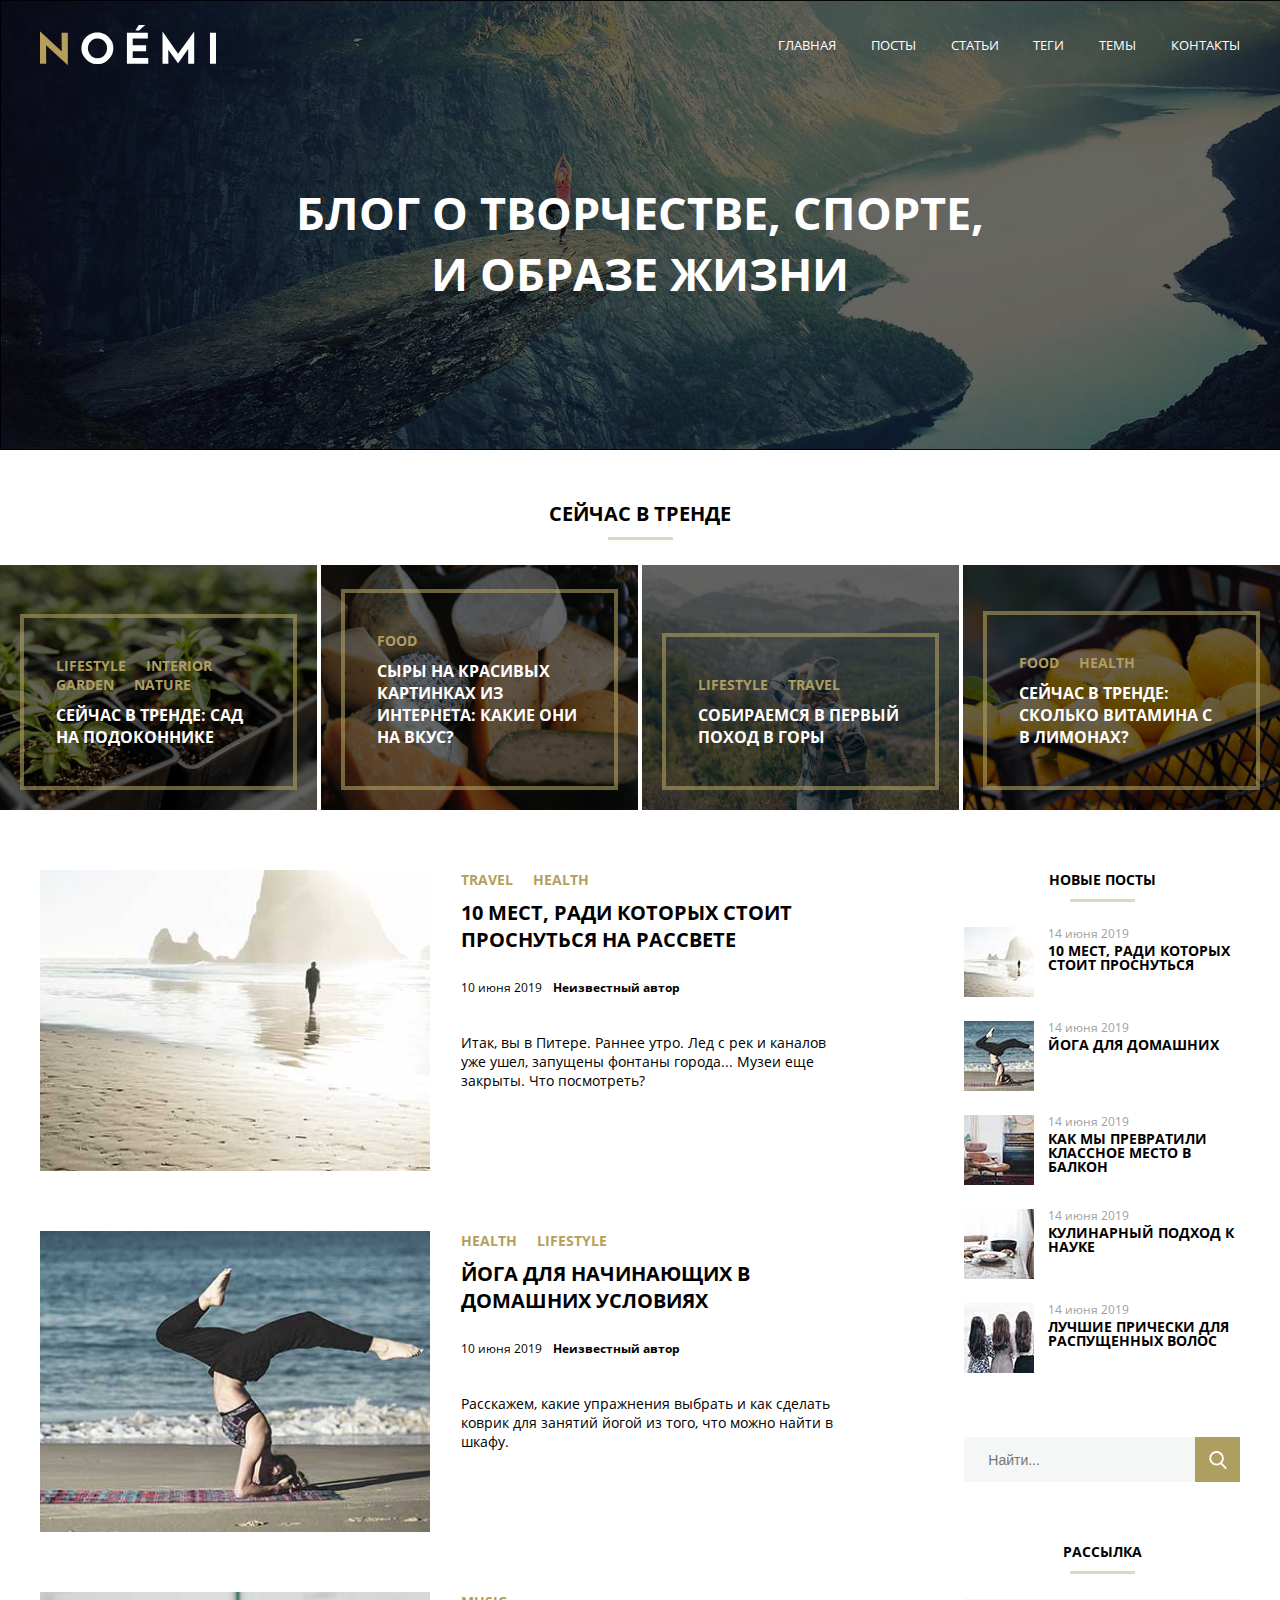
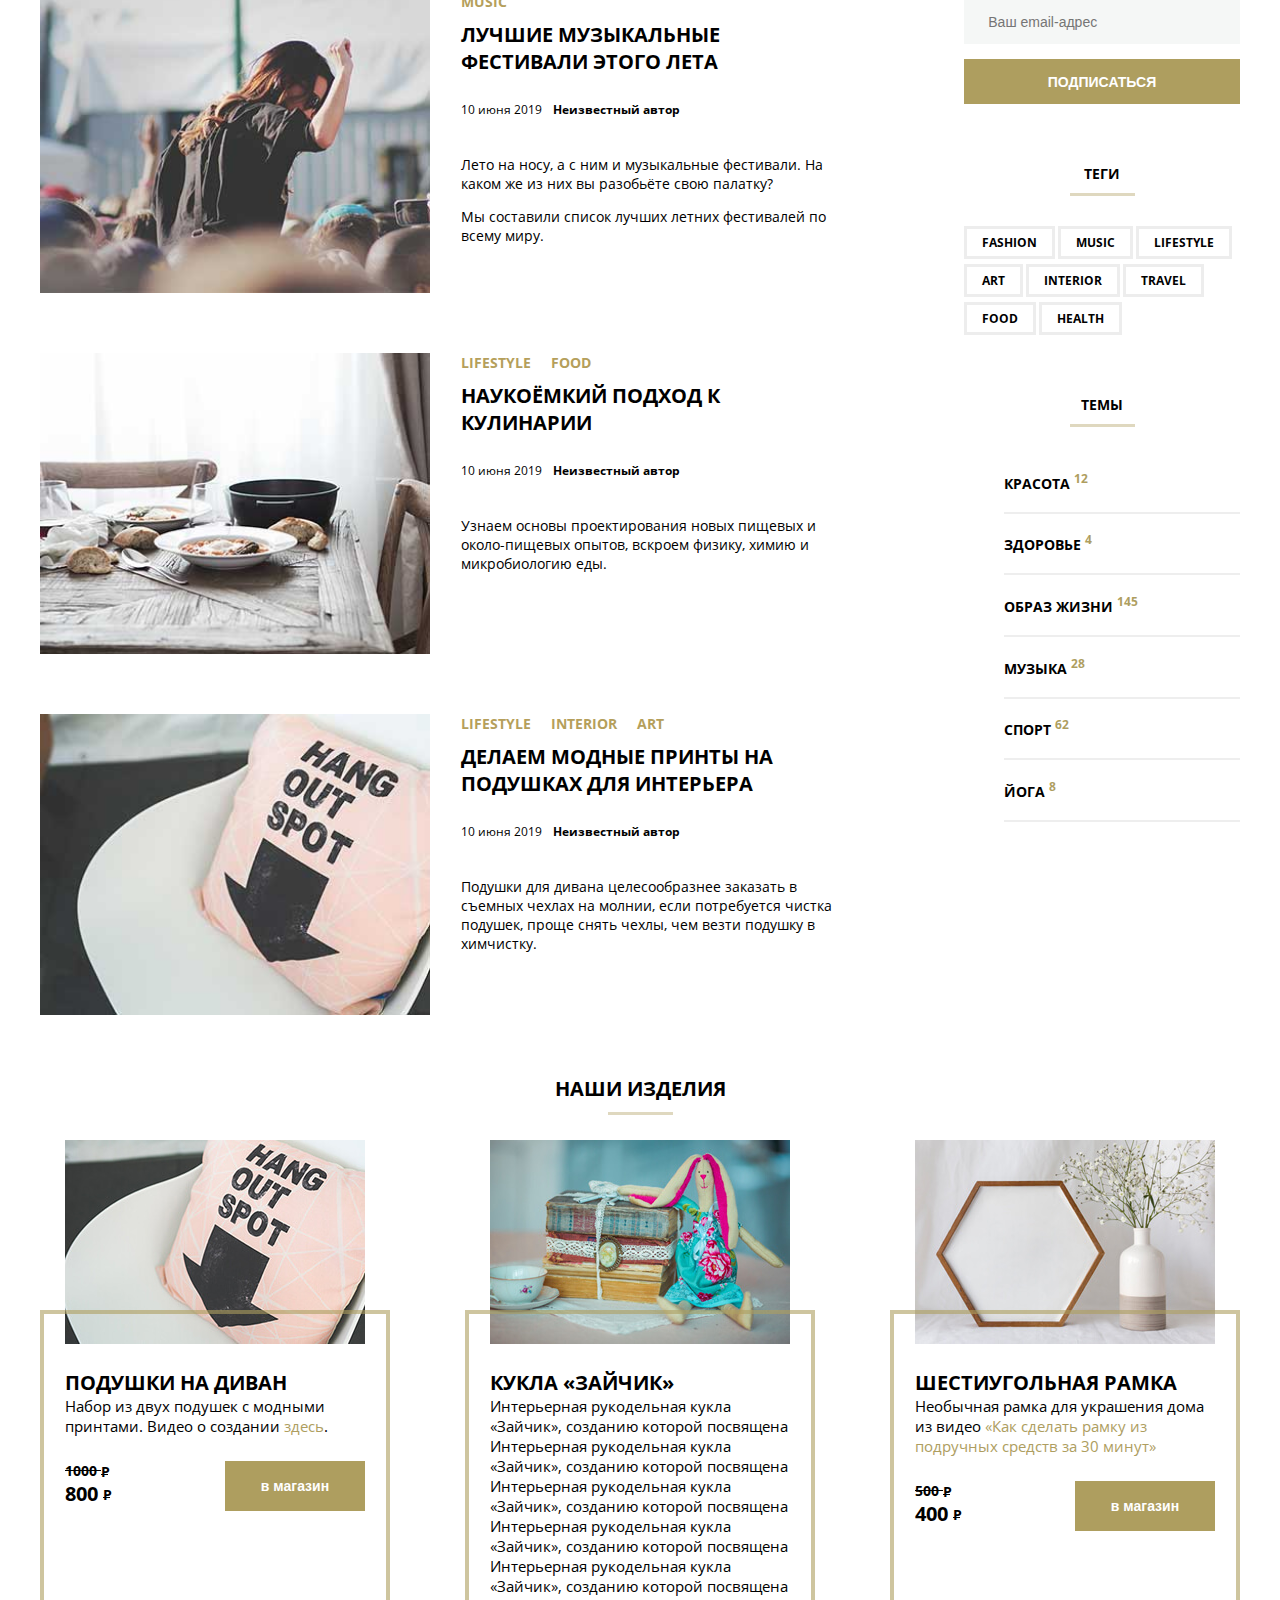
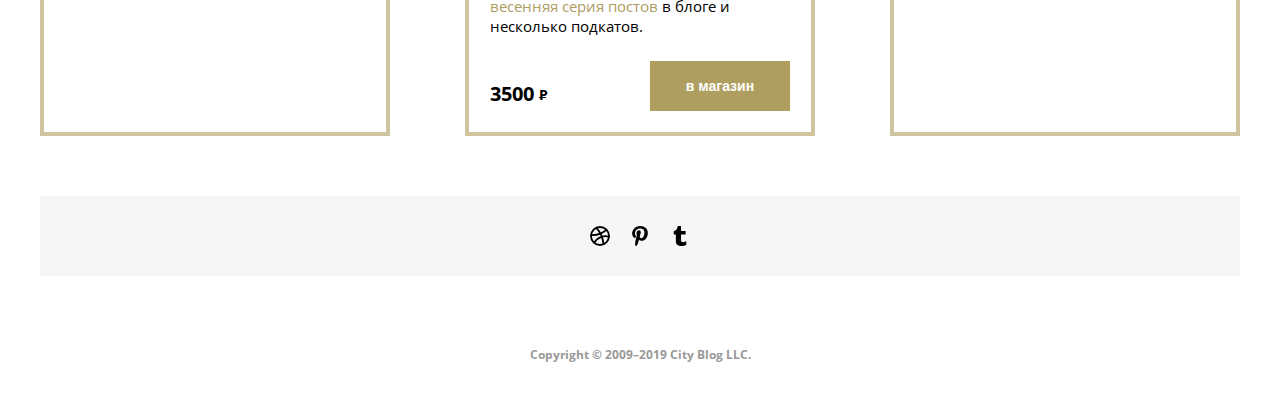
<file: index.html>
<!DOCTYPE html>
<html lang="ru">
<head>
    <meta charset="UTF-8">
    <meta http-equiv="X-UA-Compatible" content="IE=edge">
    <meta name="viewport" content="width=device-width, initial-scale=1.0">
    <link rel="stylesheet" href="css/style.css">
    <title>Coursework</title>
</head>
<body>
    
    <header class="navigation-conteiner">
        <div class="navigation-background">
            <div class="navigation-content">
                <div class="navigation-menu">
                    <a href="#0" class="navigation-link-logo"></a>
                    <nav>
                        <div class="hamburger-menu">
                            <input id="menu__toggle" type="checkbox">
                            <label class="menu__btn" for="menu__toggle">
                                <span></span>
                            </label>
                        </div>
                        <ul class="navigation-list">
                            <li class="navigation-list-item"><a href="#0" class="navigation-link">Главная</a></li>
                            <li class="navigation-list-item"><a href="#0" class="navigation-link">Посты</a></li>
                            <li class="navigation-list-item"><a href="#0" class="navigation-link">Статьи</a></li>
                            <li class="navigation-list-item"><a href="#0" class="navigation-link">Теги</a></li>
                            <li class="navigation-list-item"><a href="#0" class="navigation-link">Темы</a></li>
                            <li class="navigation-list-item"><a href="#0" class="navigation-link">Контакты</a></li>
                        </ul>
                    </nav>
                </div>
                <h1>блог о творчестве, спорте, и образе жизни </h1>
            </div>
        </div>
    </header>

    <aside class="trend-conteiner">
        <div class="trend-title">
            <h3>Сейчас в тренде</h3>
        </div>
        <div class="trend-content">
            <div class="trend-post">
                <img class="trend-post-img" src="images/trend1.jpg" alt="">
                    <div class="trend-text">
                        <ul class="trend-tags">
                            <li class="trend-tag"><a href="#0" class="trend-tag-link">lifestyle</a></li>
                            <li class="trend-tag"><a href="#0" class="trend-tag-link">interior</a></li>
                            <li class="trend-tag"><a href="#0" class="trend-tag-link">garden</a></li>
                            <li class="trend-tag"><a href="#0" class="trend-tag-link">nature</a></li>
                        </ul>
                        <h3 class="trend-post-title">
                            <a href="#0" class="trend-post-title-link">
                                Сейчас в тренде: сад на подоконнике
                            </a>
                        </h3>
                    </div>
            </div>
            <div class="trend-post">
                <img class="trend-post-img" src="images/trend2.jpg" alt="">
                    <div class="trend-text">
                        <ul class="trend-tags">
                            <li class="trend-tag"><a href="#0" class="trend-tag-link">food</a></li>
                        </ul>
                        <h3 class="trend-post-title">
                            <a href="#0" class="trend-post-title-link">
                                Сыры на красивых картинках из интернета: какие они на вкус?
                            </a>
                        </h3>
                    </div>
            </div>
            <div class="trend-post">
                <img class="trend-post-img" src="images/trend3.jpg" alt="">
                    <div class="trend-text">
                        <ul class="trend-tags">
                            <li class="trend-tag"><a href="#0" class="trend-tag-link">lifestyle</a></li>
                            <li class="trend-tag"><a href="#0" class="trend-tag-link">travel</a></li>
                        </ul>
                        <h3 class="trend-post-title">
                            <a href="#0" class="trend-post-title-link">
                                Собираемся в первый поход в горы
                            </a>
                        </h3>
                    </div>
            </div>
            <div class="trend-post">
                <img class="trend-post-img" src="images/trend4.jpg" alt="">
                    <div class="trend-text">
                        <ul class="trend-tags">
                            <li class="trend-tag"><a href="#0" class="trend-tag-link">food</a></li>
                            <li class="trend-tag"><a href="#0" class="trend-tag-link">health</a></li>
                        </ul>
                        <h3 class="trend-post-title">
                            <a href="#0" class="trend-post-title-link">
                                Сейчас в тренде: сколько витамина с в лимонах?
                            </a>
                        </h3>
                    </div>
            </div>
        </div>
    </aside>
    
    <main class="posts-conteiner">
        <div class="posts-content">
            <div class="post">
                <div class="post-img">
                    <img class="post-img-item" src="images/last-post1.jpg" alt="">
                </div>
                <div class="post-block">
                        <ul class="post-tags">
                            <li class="post-tag"><a href="#0" class="post-tag-link">travel</a></li>
                            <li class="post-tag"><a href="#0" class="post-tag-link">health</a></li>
                        </ul>
                    <h3>
                        <a href="#0" class="post-title-link">
                            10 мест, ради которых стоит проснуться на рассвете
                        </a>
                    </h3>
                    <div class="post-text">
                        <div class="post-data">
                            <span>10 июня 2019</span>
                        </div>
                        <div class="post-author">
                            <strong>Неизвестный автор</strong>
                        </div>
                        <p>Итак, вы в Питере. Раннее утро. Лед с рек и каналов уже ушел, 
                            запущены фонтаны города... Музеи еще закрыты. Что посмотреть?</p>
                    </div>
                </div>
            </div>
            <div class="post">
                <div class="post-img">
                    <img class="post-img-item" src="images/last-post2.jpg" alt="">
                </div>
                <div class="post-block">
                    <ul class="post-tags">
                        <li class="post-tag"><a href="#0" class="post-tag-link">health</a></li>
                        <li class="post-tag"><a href="#0" class="post-tag-link">lifestyle</a></li>
                    </ul>
                    <h3>
                        <a href="#0" class="post-title-link">
                            йога для начинающих в домашних условиях
                        </a>
                    </h3>
                    <div class="post-text">
                        <div class="post-data">
                            <span>10 июня 2019</span>
                        </div>
                        <div class="post-author">
                            <strong>Неизвестный автор</strong>
                        </div>
                        <p>Расскажем, какие упражнения выбрать и как сделать коврик для 
                            занятий йогой из того, что можно найти в шкафу.</p>
                    </div>
                </div>
            </div>
            <div class="post">
                <div class="post-img">
                    <img class="post-img-item" src="images/last-post3.jpg" alt="">
                </div>
                <div class="post-block">
                    <ul class="post-tags">
                        <li class="post-tag"><a href="#0" class="post-tag-link">music</a></li>
                    </ul>
                    <h3>
                        <a href="#0" class="post-title-link">
                            лучшие музыкальные фестивали этого лета
                        </a>
                    </h3>
                    <div class="post-text">
                        <div class="post-data">
                            <span>10 июня 2019</span>
                        </div>
                        <div class="post-author">
                            <strong>Неизвестный автор</strong>
                        </div>
                        <p>Лето на носу, а с ним и музыкальные фестивали. На каком же из них вы разобьёте свою палатку?</p>
                        <p>Мы составили список лучших летних фестивалей по всему миру.</p>
                    </div>
                </div>
            </div>
            <div class="post">
                <div class="post-img">
                    <img class="post-img-item" src="images/last-post4.jpg" alt="">
                </div>
                <div class="post-block">
                    <ul class="post-tags">
                        <li class="post-tag"><a href="#0" class="post-tag-link">lifestyle</a></li>
                        <li class="post-tag"><a href="#0" class="post-tag-link">food</a></li>
                    </ul>
                    <h3>
                        <a href="#0" class="post-title-link">
                            наукоёмкий подход к кулинарии
                        </a>
                    </h3>
                    <div class="post-text">
                        <div class="post-data">
                            <span>10 июня 2019</span>
                        </div>
                        <div class="post-author">
                            <strong>Неизвестный автор</strong>
                        </div>
                        <p>Узнаем основы проектирования новых пищевых и около-пищевых опытов, 
                            вскроем физику, химию и микробиологию еды.</p>
                    </div>
                </div>
            </div>
            <div class="post">
                <div class="post-img">
                    <img class="post-img-item" src="images/last-post5.jpg" alt="">
                </div>
                <div class="post-block">
                    <ul class="post-tags">
                        <li class="post-tag"><a href="#0" class="post-tag-link">lifestyle</a></li>
                        <li class="post-tag"><a href="#0" class="post-tag-link">interior</a></li>
                        <li class="post-tag"><a href="#0" class="post-tag-link">art</a></li>
                    </ul>
                    <h3>
                        <a href="#0" class="post-title-link">
                            делаем модные принты на подушках для интерьера
                        </a>
                    </h3>
                    <div class="post-text">
                        <div class="post-data">
                            <span>10 июня 2019</span>
                        </div>
                        <div class="post-author">
                            <strong>Неизвестный автор</strong>
                        </div>
                        <p>Подушки для дивана целесообразнее заказать в съемных чехлах на молнии, 
                            если потребуется чистка подушек, проще снять чехлы, чем везти подушку
                            в химчистку.</p>
                    </div>
                </div>
            </div>
        </div> 

        <div class="news-conteiner">
            <div class="news-title">
                <h3>новые посты</h3>
            </div>
            <div class="news-list">
                <a href="#0" class="news-link">
                    <div class="news-list-item">
                        <div class="news-list-img">
                            <img class="news-img-item" src="images/2.jpg" alt="">
                        </div>
                        <div class="news-list-text">
                            <span>14 июня 2019</span>
                            <h4>10 мест, ради которых стоит проснуться</h4>
                        </div>
                    </div>
                </a>
                <a href="#0" class="news-link">
                    <div class="news-list-item">
                        <div class="news-list-img">
                            <img class="news-img-item" src="images/151.jpg" alt="">
                        </div>
                        <div class="news-list-text">
                            <span>14 июня 2019</span>
                            <h4>йога для домашних</h4>
                        </div>
                    </div>
                </a>
                <a href="#0" class="news-link">
                    <div class="news-list-item">
                        <div class="news-list-img">
                            <img class="news-img-item" src="images/45.jpg" alt="">
                        </div>
                        <div class="news-list-text">
                            <span>14 июня 2019</span>
                            <h4>как мы превратили классное место в балкон</h4>
                        </div>
                    </div>
                </a>
                <a href="#0" class="news-link">
                    <div class="news-list-item">
                        <div class="news-list-img">
                            <img class="news-img-item" src="images/501.jpg" alt="">
                        </div>
                        <div class="news-list-text">
                            <span>14 июня 2019</span>
                            <h4>кулинарный подход к науке</h4>
                        </div>
                    </div>
                </a>
                <a href="#0" class="news-link">
                    <div class="news-list-item">
                        <div class="news-list-img">
                            <img class="news-img-item" src="images/7.jpg" alt="">
                        </div>
                        <div class="news-list-text">
                            <span>14 июня 2019</span>
                            <h4>лучшие прически для распущенных волос</h4>
                        </div>
                    </div>
                </a>
            </div>
            <form class="news-search">
                <input type="search" class="news-field news-field-search" placeholder="Найти..." required>
                <button class="news-btn-search" type="button"></button>
            </form>
            <div class="news-title">
                <h3>рассылка</h3>
            </div>
            <form class="news-mail">
                <input type="email" class="news-field news-field-mail" placeholder="Ваш email-адрес" required>
                <button class="news-btn-mail" type="button">Подписаться</button>
            </form>
            <div class="news-title">
                <h3>теги</h3>
            </div>
            <ul class="news-tags-list">
                <li class="news-tags-list-item">
                    <a href="#0" class="news-tag-link">fashion</a>
                </li>
                <li class="news-tags-list-item">
                    <a href="#0" class="news-tag-link">music</a></li>
                <li class="news-tags-list-item">
                    <a href="#0" class="news-tag-link">lifestyle</a>
                </li>
                <li class="news-tags-list-item">
                    <a href="#0" class="news-tag-link">art</a>
                </li>
                <li class="news-tags-list-item">
                    <a href="#0" class="news-tag-link">interior</a>
                </li>
                <li class="news-tags-list-item">
                    <a href="#0" class="news-tag-link">travel</a>
                </li>
                <li class="news-tags-list-item">
                    <a href="#0" class="news-tag-link">food</a>
                </li>
                <li class="news-tags-list-item">
                    <a href="#0" class="news-tag-link">health</a>
                </li>
            </ul>
            <div class="news-title">
                <h3>темы</h3>
            </div>
            <ul class="news-themes-list">
                <li class="news-themes-list-item">
                    <a href="#0" class="news-themes-link">Красота <sup>12</sup></a>
                </li>
                <li class="news-themes-list-item">
                    <a href="#0" class="news-themes-link">Здоровье <sup>4</sup></a></li>
                <li class="news-themes-list-item">
                    <a href="#0" class="news-themes-link">Образ жизни <sup>145</sup></a>
                </li>
                <li class="news-themes-list-item">
                    <a href="#0" class="news-themes-link">Музыка <sup>28</sup></a>
                </li>
                <li class="news-themes-list-item">
                    <a href="#0" class="news-themes-link">Спорт <sup>62</sup></a>
                </li>
                <li class="news-themes-list-item">
                    <a href="#0" class="news-themes-link">Йога <sup>8</sup></a>
                </li>
            </ul>
        </div>  
    </main>

    <aside class="goods">
        <div class="goods-title">
            <h3 class="goods-title-line">наши изделия</h3>
        </div>
        <div class="goods-conteiner">
            <div class="good-post">
                <div class="good-post-content">
                    <img class="good-post-img-desk" src="images/shop-item-desk1.jpg" alt="">
                    <img class="good-post-img-tablet" src="images/shop-item-tablet1.jpg" alt="">
                    <img class="good-post-img-mobile" src="images/shop-item-mobile1.jpg" alt="">
                    <h3 class="good-post-title">Подушки на диван</h3>
                    <p>Набор из двух подушек с модными принтами. Видео о создании 
                        <a href="#0" class="good-post-link">здесь</a>.
                    </p>
                    <div class="good-shop">
                        <div class="good-price">
                            <span class="good-price-delete">1000 <span class="rub">P</span></span>
                            <span class="good-price-now">800 <span class="rub">P</span></span>
                        </div>
                        <button type="button">в магазин</button>
                    </div>
                </div>
                <div class="good-post-border"></div>
            </div>
            <div class="good-post">
                <div class="good-post-content">
                    <img class="good-post-img-desk" src="images/shop-item-desk2.jpg" alt="">
                    <img class="good-post-img-tablet" src="images/shop-item-tablet2.jpg" alt="">
                    <img class="good-post-img-mobile" src="images/shop-item-mobile2.jpg" alt="">
                    <h3 class="good-post-title">кукла «Зайчик»</h3>
                    <p>Интерьерная рукодельная кукла «Зайчик», созданию которой посвящена 
                        Интерьерная рукодельная кукла «Зайчик», созданию которой посвящена
                        Интерьерная рукодельная кукла «Зайчик», созданию которой посвящена
                        Интерьерная рукодельная кукла «Зайчик», созданию которой посвящена
                        Интерьерная рукодельная кукла «Зайчик», созданию которой посвящена
                        <a href="#0" class="good-post-link">весенняя серия постов</a>
                        в блоге и несколько подкатов.
                    </p>
                    <div class="good-shop">
                        <div class="good-price">
                            <span class="good-price-delete"></span>
                            <span class="good-price-now">3500 <span class="rub">P</span></span>
                        </div>
                        <button type="button">в магазин</button>
                    </div>
                </div>
                <div class="good-post-border"></div>
            </div>
            <div class="good-post">
                <div class="good-post-content">
                    <img class="good-post-img-desk" src="images/shop-item-desk3.jpg" alt="">
                    <img class="good-post-img-tablet" src="images/shop-item-tablet3.jpg" alt="">
                    <img class="good-post-img-mobile" src="images/shop-item-mobile3.jpg" alt="">
                    <h3 class="good-post-title">шестиугольная рамка</h3>
                    <p>Необычная рамка для украшения дома из видео 
                        <a href="#0" class="good-post-link">«Как сделать рамку из подручных средств за 30 минут»</a>
                    </p>
                    <div class="good-shop">
                        <div class="good-price">
                            <span class="good-price-delete">500 <span class="rub">P</span></span>
                            <span class="good-price-now">400 <span class="rub">P</span></span>
                        </div>
                        <button type="button">в магазин</button>
                    </div>
                </div>
                <div class="good-post-border"></div>
            </div>
        </div>
    </aside>

    <footer class="end-block">
        <div class="end-svg-objects">
            <div class="end-svg-dribbble"><a href="#0" class="end-svg-link"></a></div>
            <div class="end-svg-pinterest"><a href="#0" class="end-svg-link"></a></div>
            <div class="end-svg-tumblr"><a href="#0" class="end-svg-link"></a></div>
        </div>
        <span class="end-block-text">Copyright © 2009–2019 City Blog LLC.</span>
    </footer>

    <!-- <div class="popup _hidden"> -->
    <div class="popup">
        <div class="popup-form">
            <div class="popup-close">
            </div>
            <div class="popup-conteiner">
                <div class="popup-content">
                    <div class="popup-title">
                        <h3 class="popup-title-line">ВАШ ФИДБЕК</h3>
                    </div>
                    <label class="popup-form-hint" for="login-to-the-site">
                        Как часто вы заходите на сайт?
                    </label>
                    <select name="login-to-the-site" id="login-to-the-site">
                        <option value="often">Почти каждый день</option>
                        <option value="not-often">Редко</option>
                    </select>
                    <span class="form-hint">Вы подписаны на e-mail рассылку?</span>
                    <div class="form-hint-button">
                        <label class="radio-group">
                            <input type="radio" class="radio" name="radio-group">
                            <span class="radio-group-text">Да</span>
                        </label>
                        <label class="radio-group">
                            <input type="radio" class="radio" name="radio-group">
                            <span class="radio-group-text">Нет</span>
                        </label>
                    </div>
                    <label class="popup-form-area">
                        <span class="form-hint">Расскажите, какой контент вы хотели бы видеть на нашем сайте?</span>
                        <textarea class="area" placeholder="Может, больше рецептов?"></textarea>
                    </label>
                </div>
                <div class="popup-form-button">
                    <button class="popup-button">Отправить</button>
                </div>
            </div>
        </div>
    </div>
      
</body>
</html>
</file>
<file: css/style.css>
﻿@font-face {
    font-family: 'OpenSans';
    src: local("Gentium"), url('../fonts/OpenSans-Bold.woff2') format("woff2"), 
    url('../fonts/OpenSans-Bold.woff') format("woff"), 
    url('../fonts/OpenSans-Bold.ttf') format("ttf");
    font-weight: 700; 
    font-style: normal;
    font-display: swap;
}

@font-face {
    font-family: 'OpenSans';
    src: local("Gentium"), url('../fonts/OpenSans-Regular.woff2') format("woff2"), 
    url('../fonts/OpenSans-Regular.woff') format("woff"), 
    url('../fonts/OpenSans-Regular.ttf') format("ttf");
    font-weight: 400; 
    font-style: normal;
    font-display: swap;
}

body {
    margin: 0;
    font-family: OpenSans, Arial, sans-serif;
    color: white;
    text-transform: uppercase;
}

h3 {
    color: black;
    font-size: 20px;
    margin: 0px;
}

/* Раздел навигации (header) */

.navigation-background {
    background-color: black;
    background-image: url("../images/banner-bg.jpg");
    background-repeat: no-repeat;
    background-size: cover;
    text-align: center;
    z-index: 0; 
    position: relative;
}

.navigation-background::before {
    content: '';
    position: absolute;
    background-color: rgba(0, 0, 0, 0.6);
    top: 0px;
    left: 0px;
    right: 0px;
    bottom: 0px;
    z-index: -1;
}

.navigation-content {
    position: relative;
    height: 450px;
    width: 1200px;
    margin: 0px auto;
}

.navigation-menu {
    display: flex;
    justify-content: space-between;
    align-items: center;
    padding-top: 25px;
}

.navigation-link-logo {
    width: 178px;
    height: 40px;
    background-image: url("../svg/noemi-logo.svg");
    background-repeat: no-repeat;
}

.hamburger-menu {
    display: none;
}

.navigation-list {
    display: flex;
    width: 462px;
    justify-content: space-between;
    font-size: 13px;
    font-weight: 400;
    list-style-type: none; 
    margin: 0px;
    padding: 0px;
}

.navigation-link {
    color: inherit;
    text-decoration: none;
}

.navigation-link:hover {
    text-decoration: underline;
}

h1 {
    font-size: 45px;
    width: 700px;
    position:absolute;
    left:50%;
    top:50%;
    transform: translate(-50%,-50%);
    margin: 0px;
    padding-top: 35px;
}

/* Раздел слайдов (aside) */

.trend-conteiner {
    margin-top: 50px;
    max-width: 1660px;
    margin-left: auto;
    margin-right: auto;
}

.trend-title {
    text-align: center;
}

.trend-title::after {
    content: '';
    display: block;
    margin-top: 10px;
    margin-bottom: 25px;
    border: solid #dfd8bf;
    border-width: 3px 0px 0px;
    width: 65px;   
    margin-left: auto;
    margin-right: auto;
}

.trend-content {
    display: flex;
    justify-content: space-between;
}

.trend-post {
    position: relative;
    width: 414px;
}

.trend-post:nth-child(n+2) {
    margin-left: 4px;
}

.trend-post::before {
    content: '';
    position: absolute;
    background-color: rgba(0, 0, 0, 0.6);
    top: 0px;
    left: 0px;
    right: 0px;
    bottom: 0px;
}

.trend-post-img {
    display: block;
    width: 100%;
    object-fit: cover;
}

.trend-text {
    position: absolute;
    padding: 38px 32px;
    font-weight: 700;
    left: 20px;
    right: 20px;
    bottom: 20px;
    border: 4px solid rgba(174, 158, 95, 0.6);
    box-sizing: border-box;
}

.trend-tags {
    display: flex;
    flex-wrap: wrap;
    list-style-type: none;
    justify-content: flex-start;
    padding: 0px;
    font-size: 14px;
    font-weight: 700;
    color: #ae9e5f;
    margin: 0px 0px 10px;
}

.trend-tag-link {
    color: inherit;
    text-decoration: none;
}

.trend-tag-link:hover {
    text-decoration: underline;
}

.trend-post-title {
    margin-top: 0px;
    color: inherit;
}

.trend-post-title:hover {
    color: #ae9e5f;
}

.trend-post-title-link {
    text-decoration: none;
    color: inherit;
}

.trend-tag {
    margin-right: 20px;
}

/* Раздел постов (posts) */
/* первая колонка */

.posts-conteiner {
    display: flex;
    justify-content: center;
    width: 1200px;
    min-width: 1000px;
    margin: 60px auto 0px;
}

.posts-content {
    width: 77%;
    min-width: 570px;
}

.post {
    display: flex;
    margin-bottom: 60px;
}

.post-img {
    width: 42.22%;
    min-width: 212px;
}

.post-img-item {
    display: block;
    width: 100%;
    object-fit: cover;
}

.post-block {
    width: 57.78%;
    min-width: 289px;
    padding-left: 3.34%;
    padding-right: 13.37%;
    box-sizing: border-box;
    color: black;
}

.post-tags {
    display: flex;
    flex-wrap: wrap;
    list-style-type: none;
    justify-content: flex-start;
    padding: 0px;
    font-size: 14px;
    font-weight: 700;
    color: #ae9e5f;
    margin: 0px 0px 10px;
}

.post-tag {
    margin-right: 20px;
}

.post-tag-link {
    color: #b59f5b;
    text-decoration: none;
}

.post-tag-link:hover {
    text-decoration: underline;
}

.post-title-link {
    color: inherit;
    text-decoration: none;
}

.post-title-link:hover {
    color: #ae9e5f;
}

.post-text {
    margin-top: 5.8%;
    text-transform: none;
}

.post-data, .post-author {
    display: inline-block;
    margin-right: 1.93%;
    font-size: 12px;
    margin-bottom: 9.67%;
}

p {
    margin-top: 0px;
    font-size: 14px;
}

/* Вторая колонка (news) */

.news-conteiner {
    width: 23%;
    min-width: 270px;
}

.news-title h3{
    font-size: 14px;
    text-align: center;
}

.news-title::after {
    content: '';
    display: block;
    margin-top: 10px;
    margin-bottom: 25px;
    border: solid #dfd8bf;
    border-width: 3px 0px 0px;
    width: 65px;   
    margin-left: auto;
    margin-right: auto;
}

.news-link  {
    text-decoration: none;
}

.news-link:hover h4 {
    color: #ae9e5f;
} 

.news-list-item {
    display: flex;
    margin-bottom: 20px;
    font-size: 14px;
}

.news-list-img {
    width: 25%;
    height: 100%;
}

.news-list-text {
    padding-left: 5.5%;
    box-sizing: border-box;
    width: 75%;
    margin-top: -4px;
}

.news-list-text span {
    color: #a0a0a0;
    text-transform: none;
    font-size: 12px;
}

h4 {
    font-size: 0.875vw;
    font-size: 14px;
    color: black;
    margin-top: 0.14em;
    margin-bottom: 0px;
    line-height: 1;
}

.news-search {
    display: flex;
    margin-top: 60px;
    margin-bottom: 60px;
}

.news-field {
    padding-left: 8.8%;
    border: none;
    background-color: #f5f7f6;
    font-size: 14px;
}

.news-field-search {
    width: calc(100% - 45px);
}

.news-field-search:focus {
    margin-right: 1px;
    outline: none;
}

.news-field-mail {
    width: 100%;
    height: 45px;
    box-sizing: border-box;
}

.news-field-mail:focus {
    outline: none;
}

.news-field-search:hover, .news-field-mail:hover {
    margin-right: 1px;
    border: 1px solid #ae9e5f;
}

.news-btn-search {
    background-image: url("../svg/search.svg");
    width: 45px;
    height: 45px;
    background-color: #ae9e5f;
    padding: 15px;
    background-size: 40%;
    background-repeat: no-repeat;
    background-position: center;
    border: none;  
    font-size: 14px;  
    cursor: pointer;
}

.news-btn-mail {
    background-color: #ae9e5f;
    width: 100%;
    height: 45px;
    margin-top: 15px;
    font-weight: bold;
    font-size: 14px;
    border: none;
    color: inherit;
    text-transform: uppercase;
    cursor: pointer;
}

.news-btn-search:hover, .news-btn-mail:hover {
    background-color: black;
}

.news-mail {
    margin-bottom: 60px;
}

.news-tags-list {
    margin: 0px 0px 60px;
    font-size: 12px;
    font-weight: bold;
    padding: 0px;
}

.news-tags-list-item {
    display: inline-block;
}

.news-tag-link {
    color: black;
    text-decoration: none;
    margin-top: 5px;
    padding: 5px 15px;
    display: block;
    border: 3px solid #ededed;
}

.news-tag-link:hover {
    border-color: #ae9e5f;
}

.news-themes-list {
    font-weight: bold;
}

.news-themes-list-item {
    display: block;
    padding: 18px 0px 18px 0px;
    border-bottom: 2px solid #eeeeee;
}

.news-themes-link {
    text-decoration: none;
    color: black;
    font-size: 14px;
}

.news-themes-link:hover {
    color: #ae9e5f;
}

sup {
    font-size: 12px; 
    color: #ae9e5f;
}

/* Раздел наши изделия */

.goods-title {
    text-align: center;
}

.goods-title-line::after {
    content: '';
    display: block;
    margin-top: 10px;
    margin-bottom: 25px;
    border: solid #dfd8bf;
    border-width: 3px 0px 0px;
    width: 65px;   
    margin-left: auto;
    margin-right: auto;
}

.goods-conteiner {
    width: 1200px;
    display: flex;
    margin: 0px auto;
    justify-content: space-between;
}

.good-post {
    width: 350px;
    position: relative;
}

.good-post-border {
    position: absolute;
    left: 0px;
    right: 0px;
    top: 170px;
    bottom: 0px;
    border: 4px solid rgba(174, 158, 95, 0.6);
    z-index: -1;
}

.good-post-content {
    width: 300px;
    margin-left: auto;
    margin-right: auto;
    font-size: 0px;
}

.good-post-img-desk {
    display: block;
}

.good-post-img-tablet, .good-post-img-mobile {
    display: none;
}

.good-post-content img {
    position: relative;
    z-index: -1;
}

.good-post-title {
    margin-top: 25px;
}

.good-post-content p {
    color: black;
    font-size: 15px;
    text-transform: none;
    margin-bottom: 0px;
}

.good-post-link {
    color: #ae9e5f;
    text-decoration: none;
}

.good-post-link:hover {
    text-decoration: underline;
}

.good-shop {
    margin: 25px auto;
    display: flex;
    justify-content: space-between;
    font-weight: bold;
}

.good-price {
    color: black;
}

.good-price-delete {
    display: block;
    text-decoration: line-through;
    font-size: 14px;
    min-height: 19px;
}

.good-price-now {
    font-size: 20px;
}

button {
    color: white;
    background-color: #ae9e5f;
    width: 140px;
    height: 50px;
    font-size: 14px;
    font-weight: bold;
    border-style: none;
    cursor: pointer;
}

button:hover {
    background-color: black;
}

/* Раздел подвала  */

.end-block {
    color: black;
    font-size: 12px;
    font-weight: bold;
    text-align: center;
    text-transform: none;
}

.end-svg-objects {
    display: flex;
    justify-content: center;
    width: 1200px;
    margin: 60px auto 70px;
    background-color: #f5f7f6;
    padding: 30px;
    box-sizing: border-box;
}

.end-svg-dribbble {
    background-image: url("../svg/001-dribbble.svg");
    width: 20px;
    height: 20px;
    margin-right: 20px;
    cursor: pointer;
}

.end-svg-pinterest {
    background-image: url("../svg/001-pinterest.svg");
    width: 20px;
    height: 20px;
    margin-right: 20px;
    cursor: pointer;
}

.end-svg-tumblr {
    background-image: url("../svg/003-tumblr.svg");
    width: 20px;
    height: 20px;
    cursor: pointer;
}

.end-block-text {
    display: block;
    margin-bottom: 40px;
    color: #999999;
}

/* символ рубля */

.rub {
    vertical-align: middle;
    border-bottom: 0.07em solid;
    line-height: 0.3em;
    display: inline-block;
    width: 0.5em;
    font-size: 14px;
}

/* раздел popup */

.popup {
    display: none;
    position: fixed;
    top: 0;
    left: 0;
    right: 0;
    bottom: 0;
    background-color: rgba(0, 0, 0, 0.6);
}

._hidden {
    display: block;
}

.popup-close {
    width: 15px;
    height: 15px;
    background-image: url("../svg/form-x.svg");
    position: absolute;
    right: 0;
    top: -20px;
}

.popup-form {
    position: fixed;
    top: 50%;
    left: 50%;
    width: 390px;
    transform: translate(-50%, -50%);
    background-color: #ffffff;
    color: black;
}

.popup-conteiner {
    padding: 50px 30px;
    box-sizing: border-box;
    display: flex;
    flex-direction: column;
    justify-content: space-between;
    text-transform: none;
    font-weight: 400;
}

.popup-title {
    text-align: center;
}

.popup-title-line::after {
    content: '';
    display: block;
    margin-top: 10px;
    margin-bottom: 25px;
    border: solid #dfd8bf;
    border-width: 3px 0px 0px;
    width: 65px;   
    margin-left: auto;
    margin-right: auto;
}

#login-to-the-site {
    border: none;
    width: 100%;
    height: 3em;
    margin-top: 5px;
    -webkit-appearance: none;
    -moz-appearance: none;
    background: url("../svg/form-arrows.svg") no-repeat right 10px center #f3f7f6;
    background-size: 3%;
    padding-left: 20px;
    color: #7f8180;
} 

#login-to-the-site:focus {
    outline: none;
}

.form-hint {
    display: block;
    font-size: 14px;
    margin-top: 30px;
    margin-bottom: 10px;
}

.radio {
    -webkit-appearance: none;
    -moz-appearance: none;
    background-image: url("../svg/form-empty-circle.svg");
    width: 15px;
    height: 15px;
    background-position: center;
    background-size: 100%;
    background-repeat: no-repeat;
    vertical-align: middle;
    margin: 0;
}

.radio:checked {
    
    background-image: url("../svg/form-circle.svg");
}

.form-hint-button label:nth-child(2) {
    margin-left: 15px;
}

.radio-group-text {
    font-size: 14px;
}

.area {
    width: 100%;
    box-sizing: border-box;
    height: 130px;
    resize: none;
    border: none;
    background-color: #f3f7f6;
    padding: 20px;
}

.area:focus {
    outline: none;
}

.popup-form-button {
    margin-top: 25px;
    height: 3em;
}

.popup-button {
    width: 100%;
}

@media (min-width: 1200px) and (max-width: 1320px) {
    .trend-post-title {
        font-size: 16px;
    }
}

@media (min-width: 697px) and (max-width: 1199px) {
    .navigation-background {
        background-image: url("../images/banner-bg-tablet.jpg");  
        background-position: bottom;
    }
    
    .navigation-content, h1 {
        max-width: 697px;
        width: 90%;
    }

    .hamburger-menu {
        display: block;
    }

    .navigation-list {
        display: none;
    }

    h1 {
        font-size: 40px;
    }

    h3 {
        font-size: 18px;
    }
    
    .trend-content {
        flex-wrap: wrap;
    }
    
    .trend-post {
        width: 49.8%;
        margin-bottom: 4px;
    }

    .trend-post-title-link {
        font-size: 17px;
    }

    .trend-post:nth-child(n+2) {
        margin-left: 0px;
    }

    .posts-conteiner {
        width: 697px;
        min-width: 697px;
        display: flex;
        justify-content: space-between;
    }

    .posts-content {
        width: 50.7%;
        min-width: 390px;
    }

    .news-conteiner {
        min-width: 270px;
    }

    .post {
        flex-wrap: wrap;
        margin-bottom: 40px;
    }

    .post-img {
        width: 100%;
    }

    .post-title-link {
        font-size: 17px;
    }

    .post-block {
        width: 100%;
        padding: 10px 0px 0px;
    }

    .post-data, .post-author {
        margin-bottom: 30px;
    }

    p {
        font-size: 15px;
    }

    .post:after {
        content: '';
        display: block;
        margin-top: 10px;
        border: solid #eeeeee;
        border-width: 3px 0px 0px;
        width: 100%;
    }

    .post:last-child:after {
        content: '';
        display: none;
    }

    .news-themes-list {
        padding-inline-start: 0px;
        text-transform: none;
    }

    .news-themes-list-item {
        padding: 12px 0px;
    }

    .goods-conteiner {
        width: 697px;
        flex-wrap: wrap;
    }

    .good-post {
        width: 335px;
        position: relative;
        margin-bottom: 25px;
    }

    .good-post-content {
        width: 292px;
    }

    .good-post-img-tablet {
        display: block;
    }

    .good-post-img-desk, .good-post-img-mobile {
        display: none;
    }

    .good-post-border {
        top: 193px;
    }

    .end-svg-objects {
        width: 697px;
    }
}

@media (max-width: 696px) {
    .navigation-background {
        background-image: url("../images/banner-mobile.jpg");  
    }
    
    .navigation-content {
        width: 330px;
        height: 638px;
    }

    .hamburger-menu {
        display: block;
    }

    .navigation-list {
        display: none;
    }

    h1 {
        font-size: 26px;
        width: 330px;
    }

    h3 {
        font-size: 16px;
    }
    
    .trend-content {
        flex-wrap: wrap;
    }
    
    .trend-post {
        width: 100%;
        margin-bottom: 4px;
    }

    .trend-post-title-link {
        font-size: 16px;
    }

    .trend-post:nth-child(n+2) {
        margin-left: 0px;
    }

    .posts-conteiner {
        width: 330px;
        min-width: 330px;
        display: flex;
        flex-wrap: wrap;
        justify-content: space-evenly;
    }

    .posts-content {
        width: 100%;
        min-width: 100%;
    }

    .news-conteiner {
        min-width: 330px;
    }

    .post {
        flex-wrap: wrap;
        margin-bottom: 40px;
    }

    .post-img {
        width: 100%;
    }

    .post-title-link {
        font-size: 16px;
    }

    .post-block {
        width: 100%;
        padding: 10px 0px 0px;
    }

    .post-data, .post-author {
        margin-bottom: 30px;
    }

    p {
        font-size: 14px;
    }

    .post:after {
        content: '';
        display: block;
        margin-top: 10px;
        border: solid #eeeeee;
        border-width: 3px 0px 0px;
        width: 100%;
    }

    .news-title h3 {
        font-size: 16px;
    }

    .news-themes-list {
        padding-inline-start: 0px;
        text-transform: none;
    }

    .news-themes-list-item {
        padding: 12px 0px;
    }

    .goods-conteiner {
        width: 330px;
        flex-wrap: wrap;
    }

    .good-post {
        width: 335px;
        position: relative;
        margin-bottom: 25px;
    }

    .good-post-content {
        width: 292px;
    }

    .good-post-img-mobile {
        display: block;
    }

    .good-post-img-desk, .good-post-img-tablet {
        display: none;
    }

    .good-post-border {
        top: 250px;
    }

    .end-svg-objects {
        width: 330px;
    } 
}

/* скрываем чекбокс */
#menu__toggle {
    opacity: 0;
  }

  /* стилизуем кнопку */
.menu__btn {
    display: flex;
    width: 26px;
    height: 26px;
    cursor: pointer;
    z-index: 1;
}
  
/* добавляем "гамбургер" */
.menu__btn > span,
.menu__btn > span::before,
.menu__btn > span::after {
    display: block;
    position: absolute;
    right: 0px;
    width: 26px;
    height: 2px;
    background-color: #f3f7f6;
}

.menu__btn > span::before {
    content: '';
    top: -8px;
}

.menu__btn > span::after {
    content: '';
    top: 8px;
}
</file>
